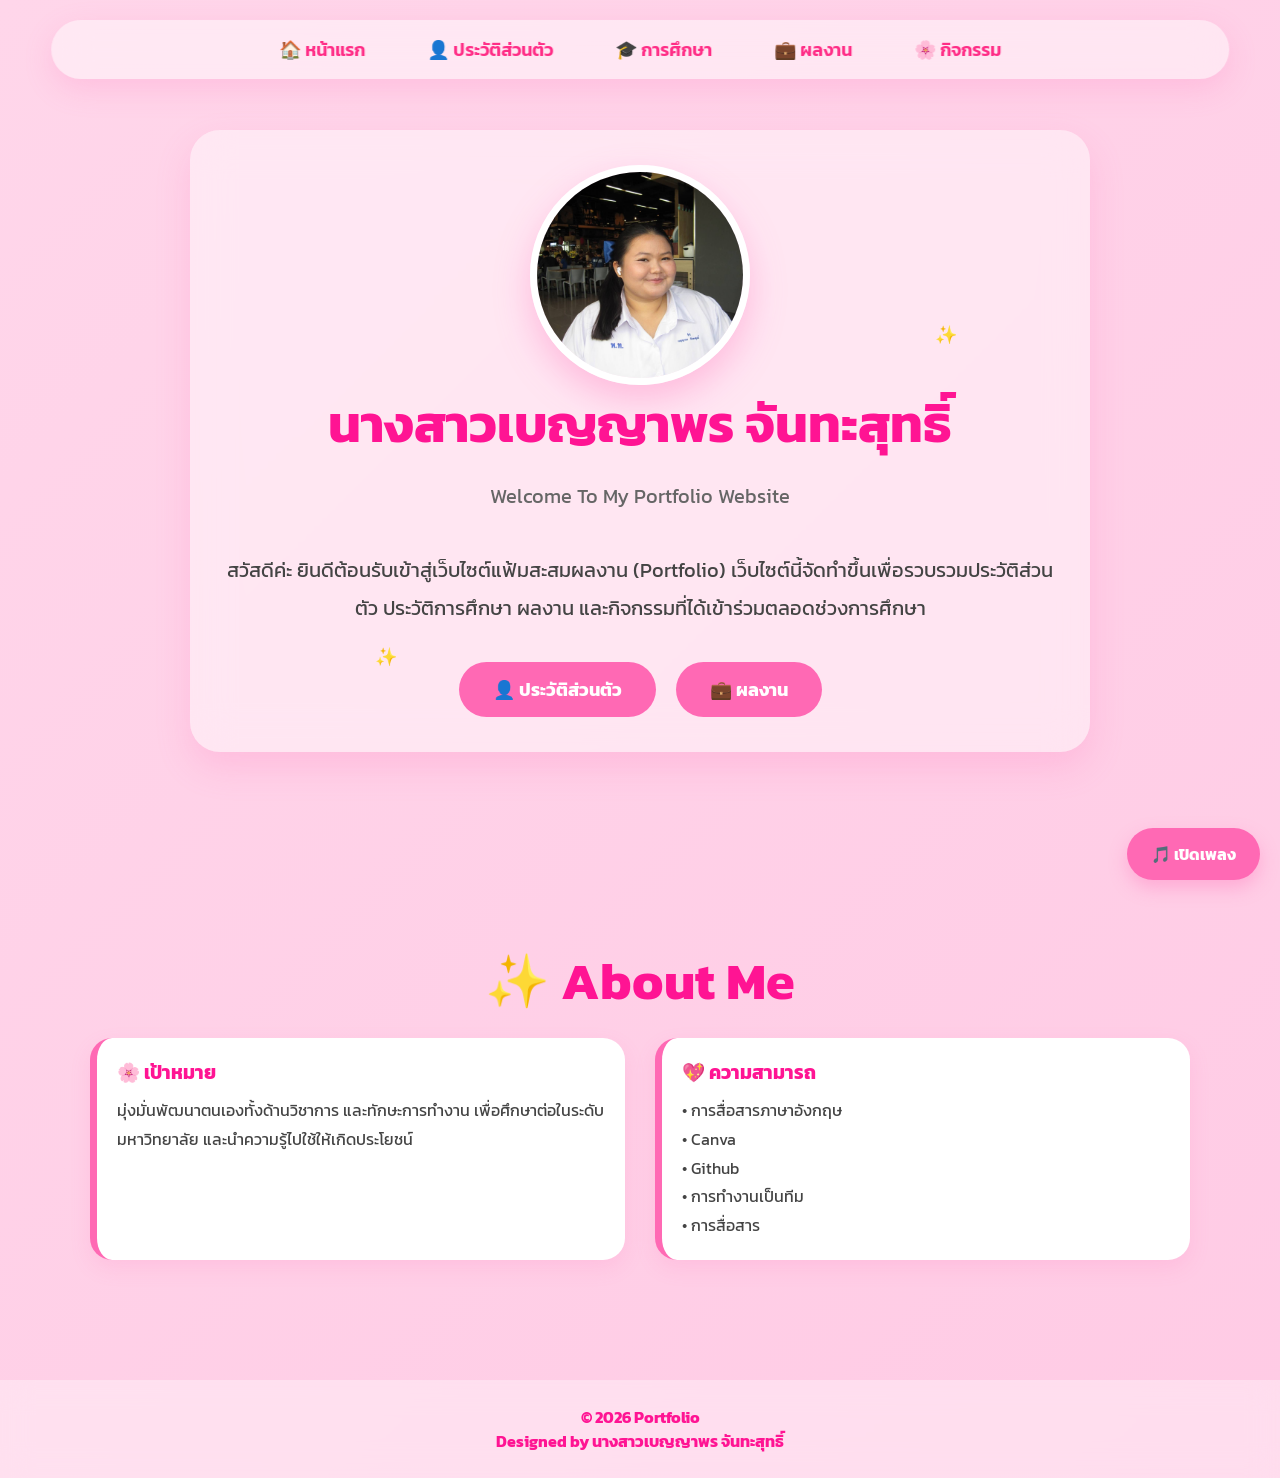
<file: index.html>
<!DOCTYPE html>
<html lang="th">
<head>

<meta charset="UTF-8">
<meta name="viewport" content="width=device-width, initial-scale=1.0">

<title>Portfolio | เบญญาพร จันทะสุทธิ์</title>

<link rel="stylesheet" href="css/style.css">

</head>

<body>

<!-- ================= MENU ================= -->

<nav>

<ul>

<li><a href="index.html">🏠 หน้าแรก</a></li>

<li><a href="profile.html">👤 ประวัติส่วนตัว</a></li>

<li><a href="education.html">🎓 การศึกษา</a></li>

<li><a href="portfolio.html">💼 ผลงาน</a></li>

<li><a href="activities.html">🌸 กิจกรรม</a></li>

</ul>

</nav>

<!-- ================= HERO ================= -->

<section>

<div class="card fade" style="max-width:900px;margin:auto;text-align:center;">

<img src="images/IMG_1102.jpeg" class="profile">

<h1 class="title">

นางสาวเบญญาพร จันทะสุทธิ์

</h1>

<p class="subtitle">

Welcome To My Portfolio Website

</p>

<p style="font-size:20px;line-height:1.9;">

สวัสดีค่ะ ยินดีต้อนรับเข้าสู่เว็บไซต์แฟ้มสะสมผลงาน (Portfolio)
เว็บไซต์นี้จัดทำขึ้นเพื่อรวบรวมประวัติส่วนตัว ประวัติการศึกษา
ผลงาน และกิจกรรมที่ได้เข้าร่วมตลอดช่วงการศึกษา

</p>

<div class="button-group">

<a href="profile.html" class="btn">

👤 ประวัติส่วนตัว

</a>

<a href="portfolio.html" class="btn">

💼 ผลงาน

</a>

</div>

</div>

</section>

<!-- ================= ABOUT ================= -->

<section>

<h1 class="title">

✨ About Me

</h1>

<div class="grid-2" style="max-width:1100px;margin:auto;">

<div class="info-box">

<h3>🌸 เป้าหมาย</h3>

<p>

มุ่งมั่นพัฒนาตนเองทั้งด้านวิชาการ
และทักษะการทำงาน
เพื่อศึกษาต่อในระดับมหาวิทยาลัย
และนำความรู้ไปใช้ให้เกิดประโยชน์

</p>

</div>

<div class="info-box">

<h3>💖 ความสามารถ</h3>

<p>

• การสื่อสารภาษาอังกฤษ

<br>

• Canva

<br>

• Github

<br>

• การทำงานเป็นทีม

<br>

• การสื่อสาร

</p>

</div>

</div>

</section>

<!-- ================= FOOTER ================= -->

<footer>

© 2026 Portfolio 

<br>

Designed by

<strong>

นางสาวเบญญาพร จันทะสุทธิ์

</strong>

</footer>

<!-- ================= MUSIC ================= -->

<button id="music-toggle" class="music-btn">

🎵 เปิดเพลง

</button>

<audio id="bg-music" loop>

<source src="music/เพลง.mp3" type="audio/mpeg">

</audio>

<!-- ================= EFFECT ================= -->

<div id="sakura-container"></div>

<div id="sparkle-container"></div>

<div id="heart-container"></div>

<script src="js/script.js"></script>

</body>

</html>
</file>
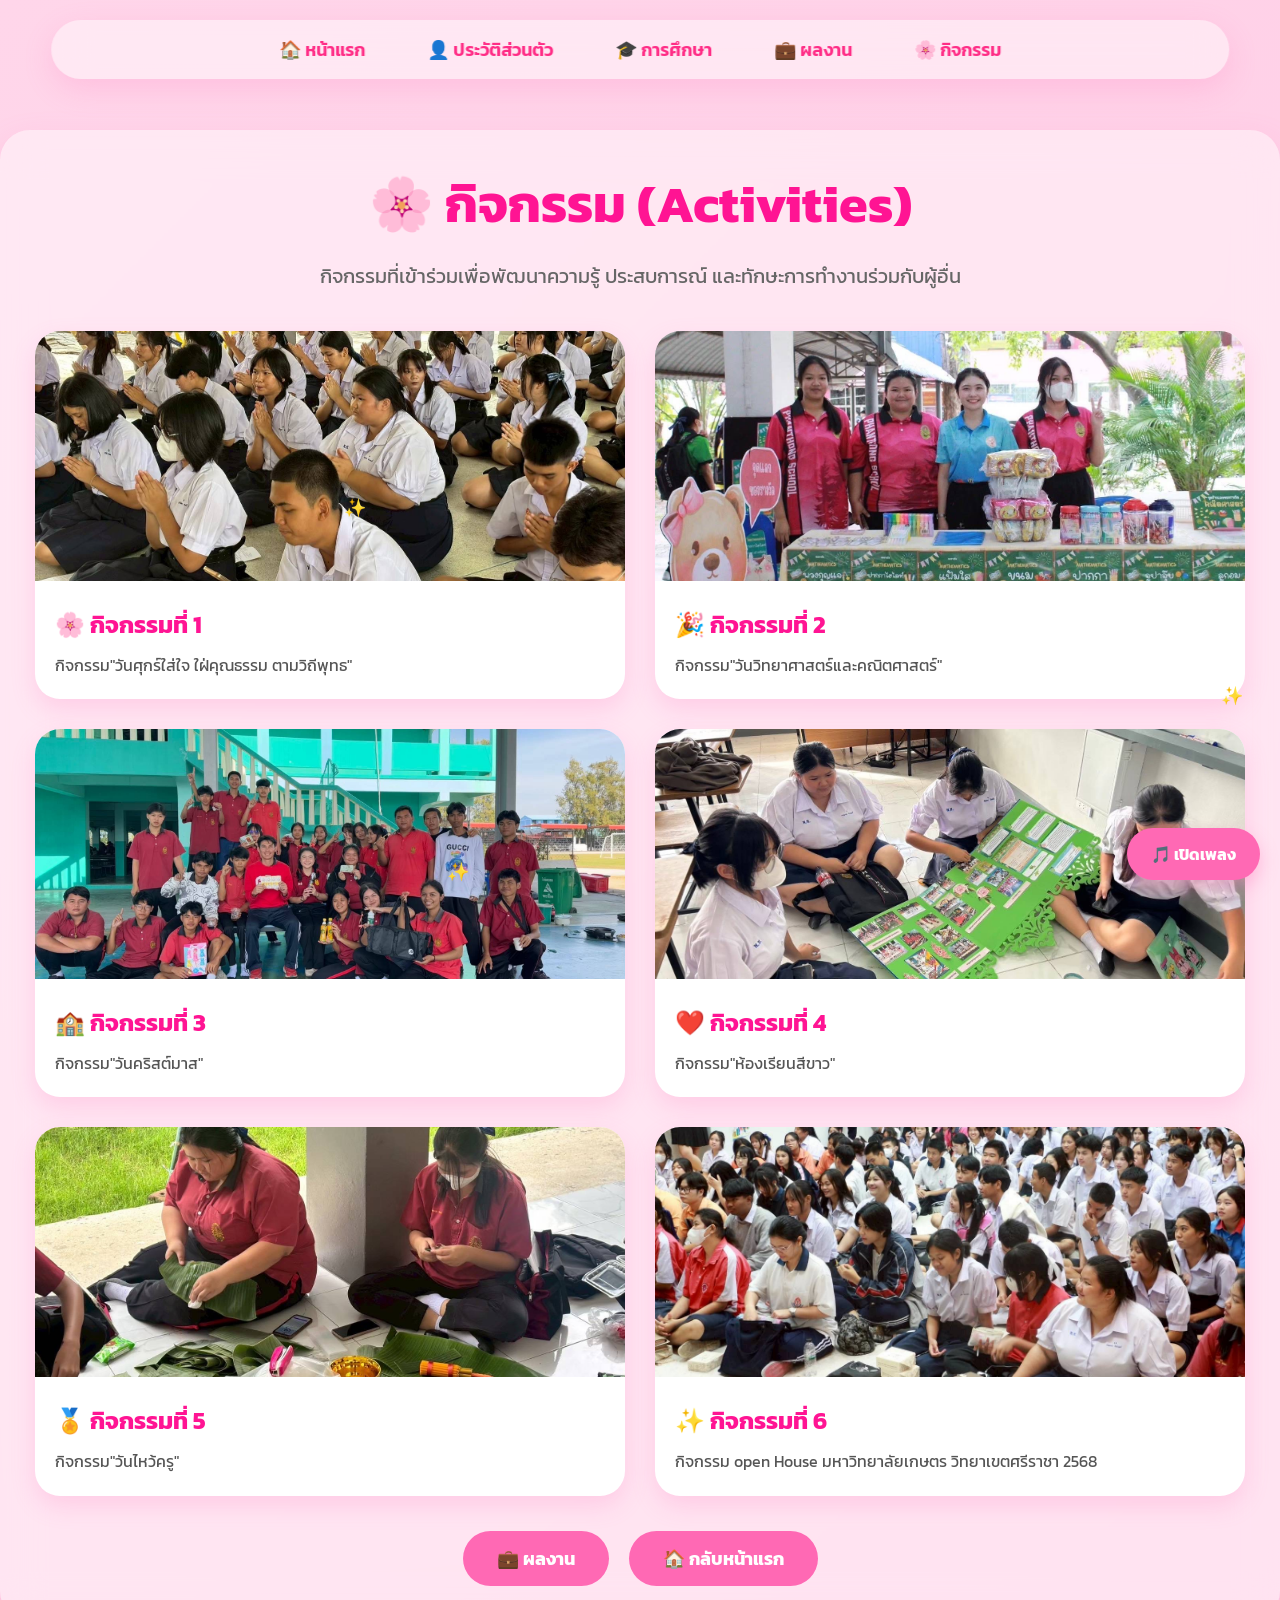
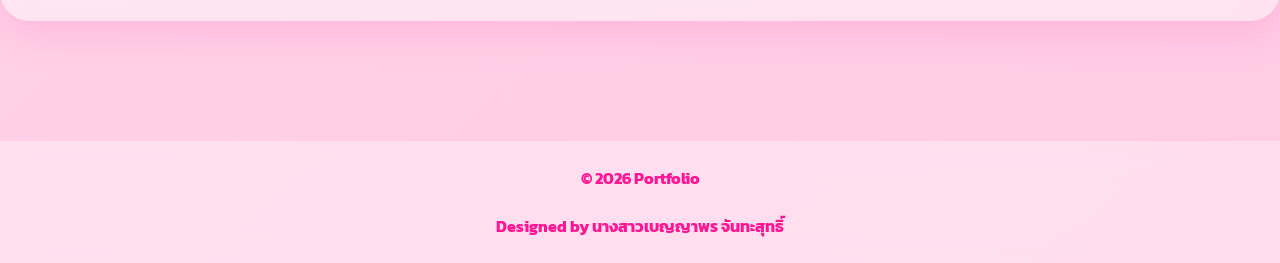
<file: activities.html>
<!DOCTYPE html>
<html lang="th">
<head>

<meta charset="UTF-8">
<meta name="viewport" content="width=device-width, initial-scale=1.0">

<title>กิจกรรม</title>

<link rel="stylesheet" href="css/style.css">

</head>

<body>

<!-- ================= เมนู ================= -->

<nav>

<ul>

<li><a href="index.html">🏠 หน้าแรก</a></li>

<li><a href="profile.html">👤 ประวัติส่วนตัว</a></li>

<li><a href="education.html">🎓 การศึกษา</a></li>

<li><a href="portfolio.html">💼 ผลงาน</a></li>

<li><a href="activities.html">🌸 กิจกรรม</a></li>

</ul>

</nav>

<section>

<div class="card fade" style="max-width:1300px;margin:auto;">

<h1 class="title">

🌸 กิจกรรม (Activities)

</h1>

<p class="subtitle">

กิจกรรมที่เข้าร่วมเพื่อพัฒนาความรู้ ประสบการณ์ และทักษะการทำงานร่วมกับผู้อื่น

</p>

<div class="grid-2">

<!-- กิจกรรม 1 -->

<div class="image-card">

<img src="images/IMG_1080.jpeg">

<div class="image-content">

<h2>🌸 กิจกรรมที่ 1</h2>

<p>

กิจกรรม"วันศุกร์ใส่ใจ ใฝ่คุณธรรม ตามวิถีพุทธ"

</p>

</div>

</div>

<!-- กิจกรรม 2 -->

<div class="image-card">

<img src="images/IMG_1083.jpeg">

<div class="image-content">

<h2>🎉 กิจกรรมที่ 2</h2>

<p>

กิจกรรม"วันวิทยาศาสตร์และคณิตศาสตร์"

</p>

</div>

</div>

<!-- กิจกรรม 3 -->

<div class="image-card">

<img src="images/IMG_1091.jpeg">

<div class="image-content">

<h2>🏫 กิจกรรมที่ 3</h2>

<p>

กิจกรรม"วันคริสต์มาส"

</p>

</div>

</div>

<!-- กิจกรรม 4 -->

<div class="image-card">

<img src="images/IMG_1092.jpeg">

<div class="image-content">

<h2>❤️ กิจกรรมที่ 4</h2>

<p>

กิจกรรม"ห้องเรียนสีขาว"

</p>

</div>

</div>

<!-- กิจกรรม 5 -->

<div class="image-card">

<img src="images/IMG_1093.jpeg">

<div class="image-content">

<h2>🏅 กิจกรรมที่ 5</h2>

<p>

กิจกรรม"วันไหว้ครู"

</p>

</div>

</div>

<!-- กิจกรรม 6 -->

<div class="image-card">

<img src="images/IMG_1094.jpeg">

<div class="image-content">

<h2>✨ กิจกรรมที่ 6</h2>

<p>
กิจกรรม open House มหาวิทยาลัยเกษตร วิทยาเขตศรีราชา 2568

</p>

</div>

</div>

</div>
<!-- ================= ปุ่ม ================= -->

<div class="button-group">

<a href="portfolio.html" class="btn">

💼 ผลงาน

</a>

<a href="index.html" class="btn">

🏠 กลับหน้าแรก

</a>

</div>

</div>

</section>

<!-- ================= Footer ================= -->

<footer>

© 2026 Portfolio 

<br><br>

Designed by

<strong>

นางสาวเบญญาพร จันทะสุทธิ์

</strong>

</footer>

<!-- ================= เพลง ================= -->

<button id="music-toggle" class="music-btn">

🎵 เปิดเพลง

</button>

<audio id="bg-music" loop>

<source src="music/เพลง.mp3" type="audio/mpeg">

</audio>

<!-- ================= เอฟเฟกต์ ================= -->

<div id="sakura-container"></div>

<div id="sparkle-container"></div>

<div id="heart-container"></div>

<script src="js/script.js"></script>

</body>
</html>
</file>
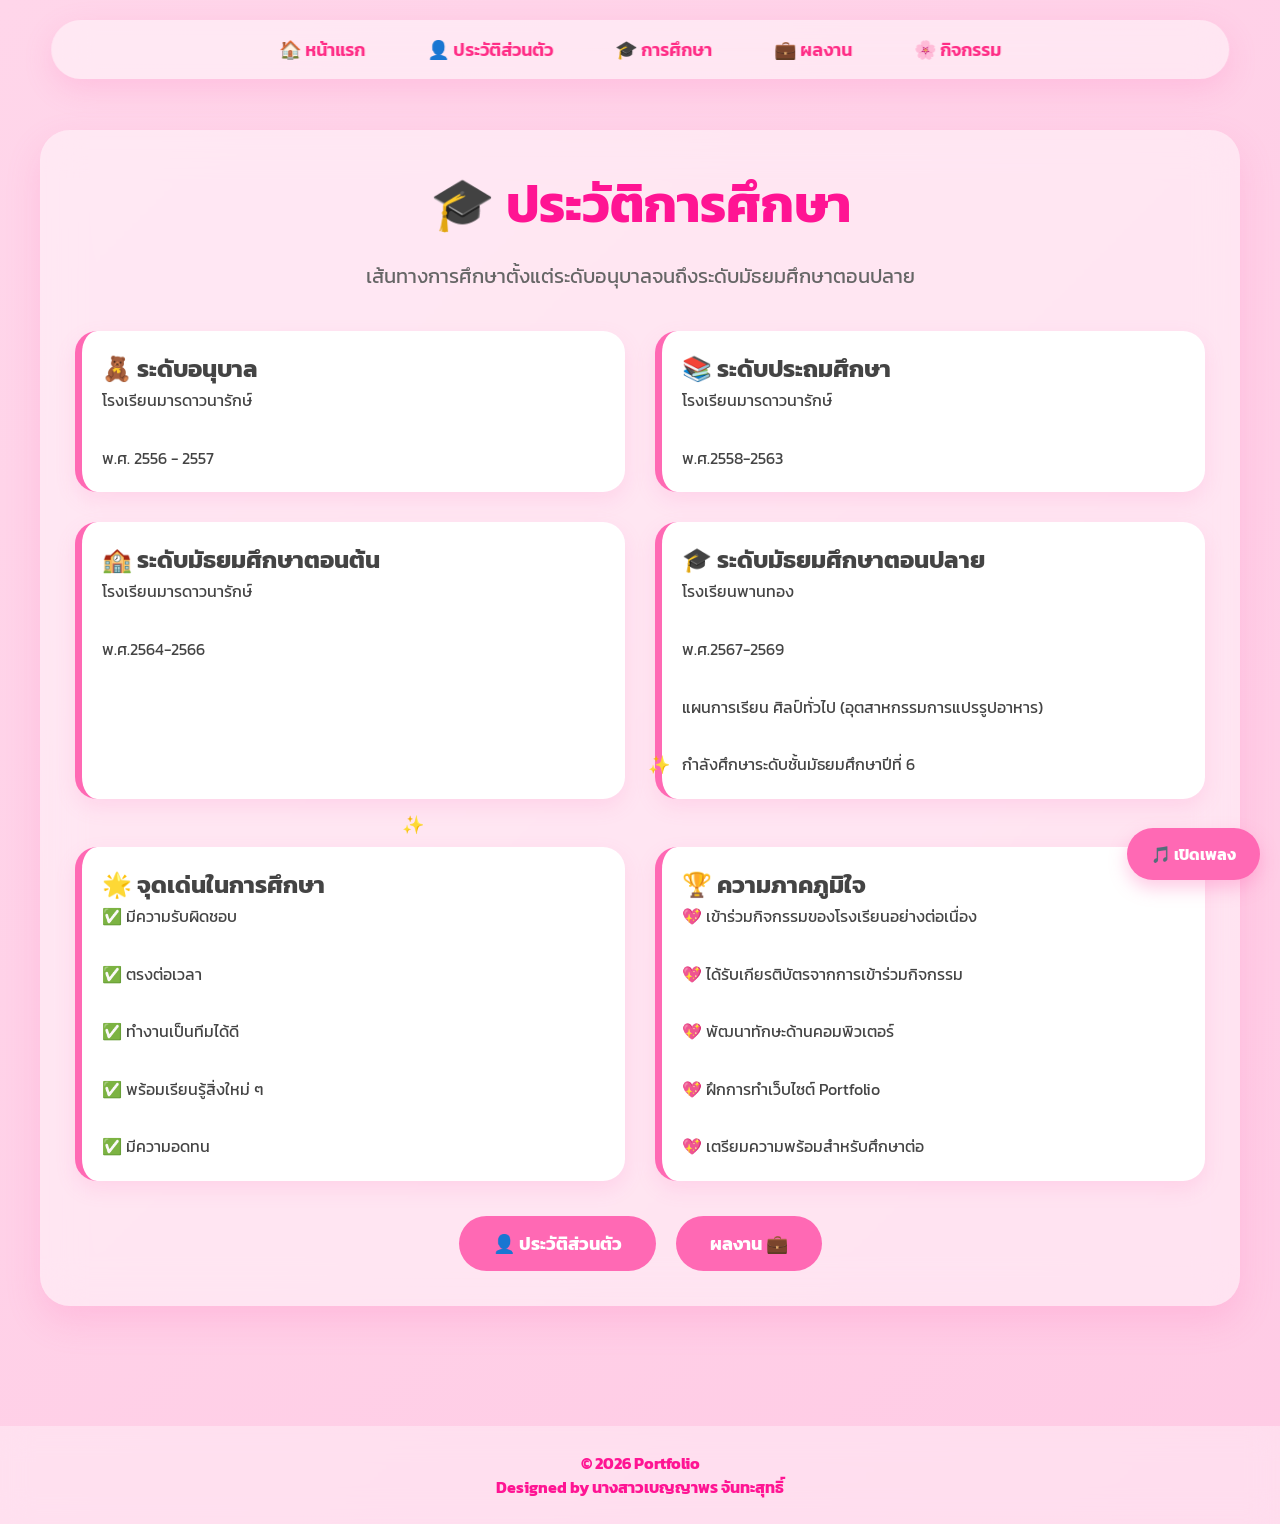
<file: education.html>
<!DOCTYPE html>
<html lang="th">
<head>

<meta charset="UTF-8">
<meta name="viewport" content="width=device-width, initial-scale=1.0">

<title>ประวัติการศึกษา</title>

<link rel="stylesheet" href="css/style.css">

</head>

<body>

<!-- ================= เมนู ================= -->

<nav>

<ul>

<li><a href="index.html">🏠 หน้าแรก</a></li>
<li><a href="profile.html">👤 ประวัติส่วนตัว</a></li>
<li><a href="education.html">🎓 การศึกษา</a></li>
<li><a href="portfolio.html">💼 ผลงาน</a></li>
<li><a href="activities.html">🌸 กิจกรรม</a></li>

</ul>

</nav>

<section>

<div class="card fade" style="max-width:1200px;margin:auto;">

<h1 class="title">

🎓 ประวัติการศึกษา

</h1>

<p class="subtitle">

เส้นทางการศึกษาตั้งแต่ระดับอนุบาลจนถึงระดับมัธยมศึกษาตอนปลาย

</p>

<div class="grid-2">

<div class="info-box">

<h2>🧸 ระดับอนุบาล</h2>

<p>

โรงเรียนมารดาวนารักษ์

<br><br>

พ.ศ. 2556 - 2557


</p>

</div>

<div class="info-box">

<h2>📚 ระดับประถมศึกษา</h2>

<p>

โรงเรียนมารดาวนารักษ์

<br><br>

พ.ศ.2558-2563

</p>

</div>

<div class="info-box">

<h2>🏫 ระดับมัธยมศึกษาตอนต้น</h2>

<p>

โรงเรียนมารดาวนารักษ์

<br><br>

พ.ศ.2564-2566

</p>

</div>

<div class="info-box">

<h2>🎓 ระดับมัธยมศึกษาตอนปลาย</h2>

<p>

โรงเรียนพานทอง
<br><br>

พ.ศ.2567-2569

<br><br>

แผนการเรียน

ศิลป์ทั่วไป
(อุตสาหกรรมการแปรรูปอาหาร)

<br><br>

กำลังศึกษาระดับชั้นมัธยมศึกษาปีที่ 6

</p>

</div>

</div>
<!-- ================= จุดเด่น ================= -->

<br><br>

<div class="grid-2">

<div class="info-box">

<h2>🌟 จุดเด่นในการศึกษา</h2>

<p>

✅ มีความรับผิดชอบ

<br><br>

✅ ตรงต่อเวลา

<br><br>

✅ ทำงานเป็นทีมได้ดี

<br><br>

✅ พร้อมเรียนรู้สิ่งใหม่ ๆ

<br><br>

✅ มีความอดทน

</p>

</div>

<div class="info-box">

<h2>🏆 ความภาคภูมิใจ</h2>

<p>

💖 เข้าร่วมกิจกรรมของโรงเรียนอย่างต่อเนื่อง

<br><br>

💖 ได้รับเกียรติบัตรจากการเข้าร่วมกิจกรรม

<br><br>

💖 พัฒนาทักษะด้านคอมพิวเตอร์

<br><br>

💖 ฝึกการทำเว็บไซต์ Portfolio

<br><br>

💖 เตรียมความพร้อมสำหรับศึกษาต่อ

</p>

</div>

</div>

<!-- ================= ปุ่ม ================= -->

<div class="button-group">

<a href="profile.html" class="btn">

👤 ประวัติส่วนตัว

</a>

<a href="portfolio.html" class="btn">

ผลงาน 💼

</a>

</div>

</div>

</section>

<!-- ================= Footer ================= -->

<footer>

© 2026 Portfolio 

<br>

Designed by

<strong>

นางสาวเบญญาพร จันทะสุทธิ์

</strong>

</footer>

<!-- ================= เพลง ================= -->

<button id="music-toggle" class="music-btn">

🎵 เปิดเพลง

</button>

<audio id="bg-music" loop>

<source src="music/เพลง.mp3" type="audio/mpeg">

</audio>

<!-- ================= เอฟเฟกต์ ================= -->

<div id="sakura-container"></div>

<div id="sparkle-container"></div>

<div id="heart-container"></div>

<script src="js/script.js"></script>

</body>
</html>
</file>
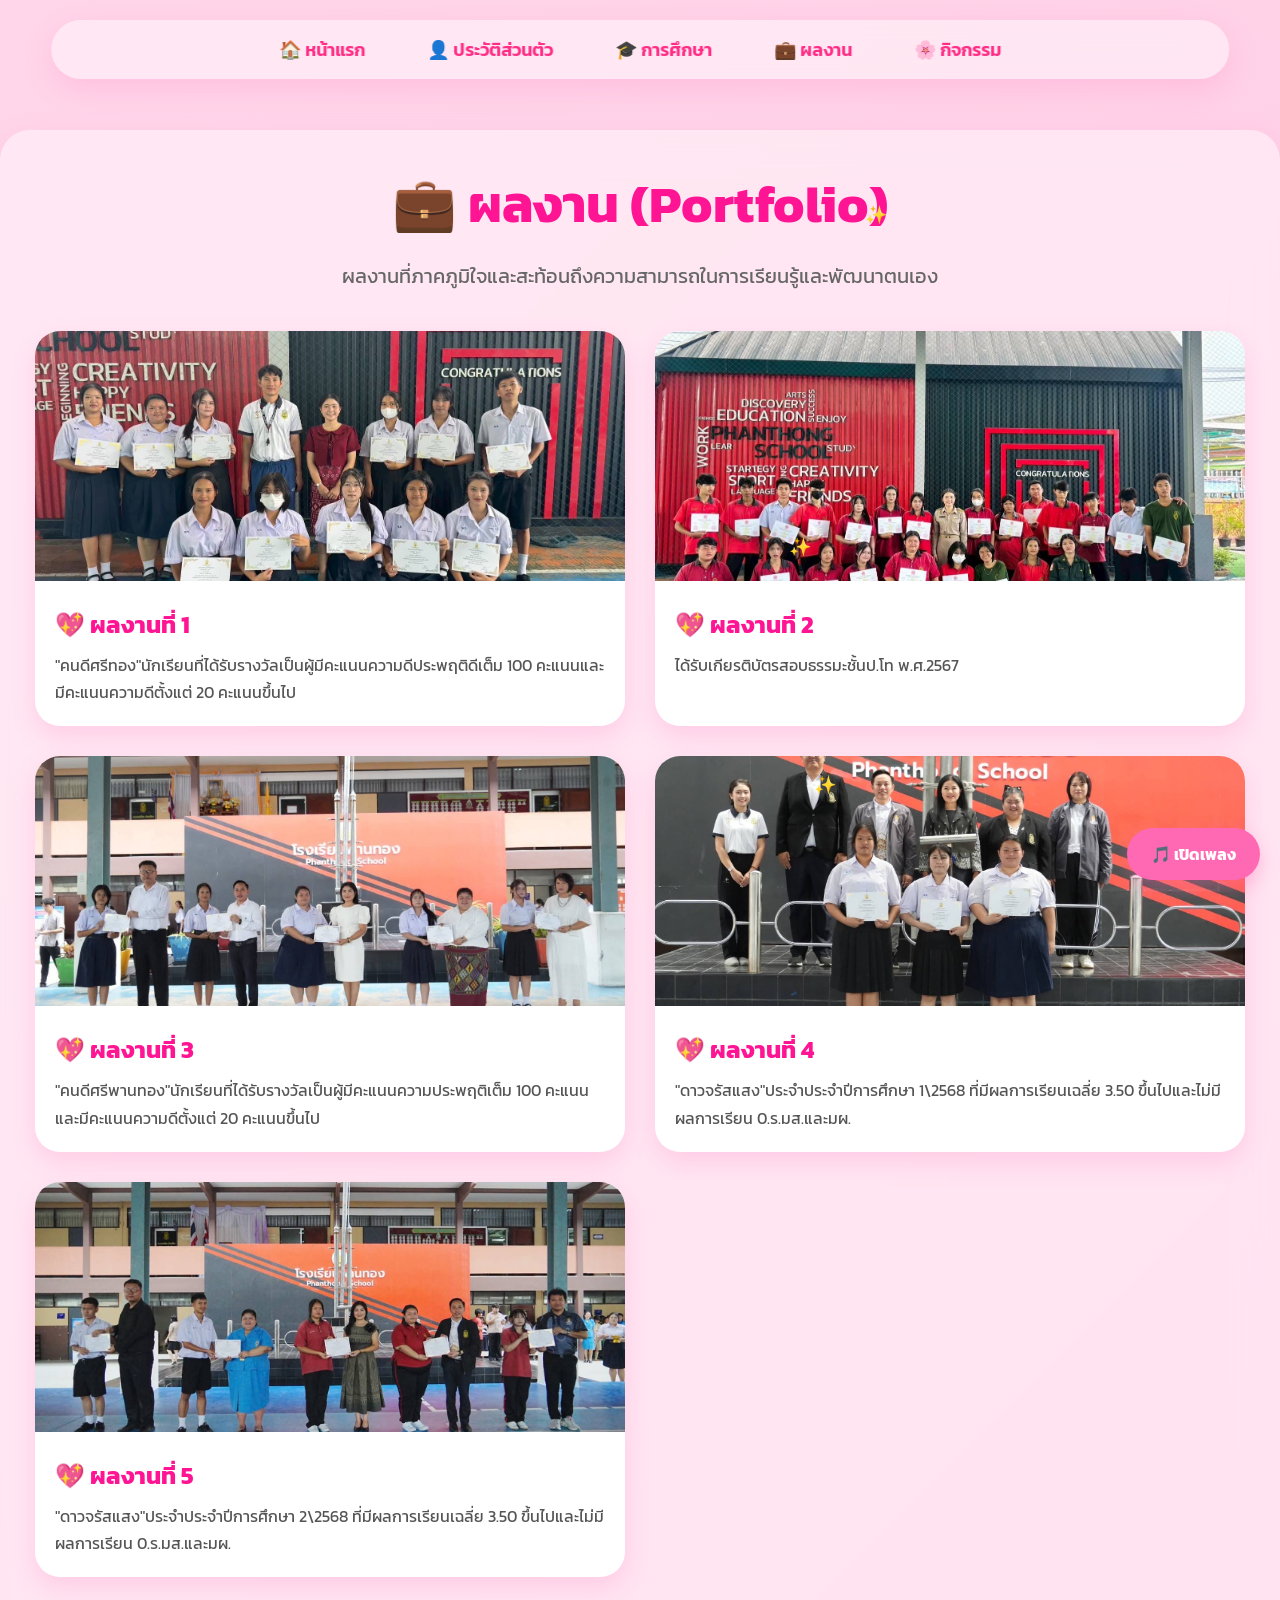
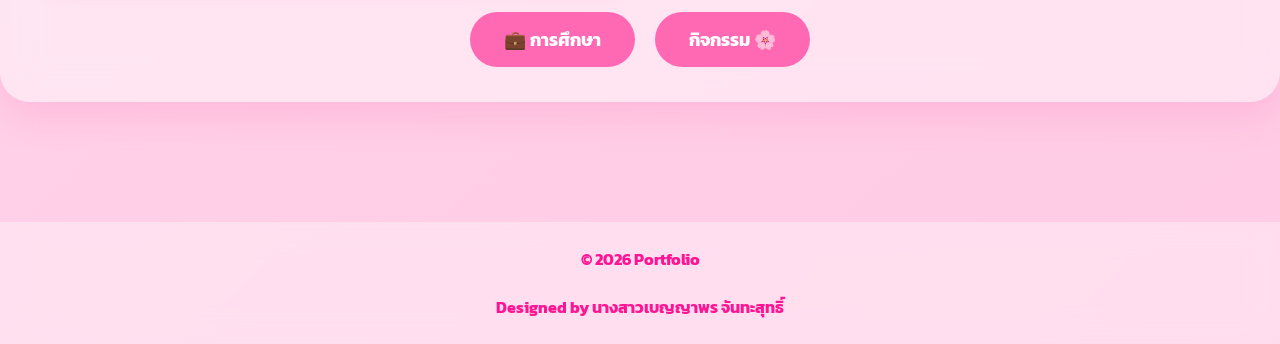
<file: portfolio.html>
<!DOCTYPE html>
<html lang="th">
<head>

<meta charset="UTF-8">
<meta name="viewport" content="width=device-width, initial-scale=1.0">

<title>ผลงาน</title>

<link rel="stylesheet" href="css/style.css">

</head>

<body>

<!-- ================= เมนู ================= -->

<nav>

<ul>

<li><a href="index.html">🏠 หน้าแรก</a></li>
<li><a href="profile.html">👤 ประวัติส่วนตัว</a></li>
<li><a href="education.html">🎓 การศึกษา</a></li>
<li><a href="portfolio.html">💼 ผลงาน</a></li>
<li><a href="activities.html">🌸 กิจกรรม</a></li>

</ul>

</nav>

<section>

<div class="card fade" style="max-width:1300px;margin:auto;">

<h1 class="title">

💼 ผลงาน (Portfolio)

</h1>

<p class="subtitle">

ผลงานที่ภาคภูมิใจและสะท้อนถึงความสามารถในการเรียนรู้และพัฒนาตนเอง

</p>

<div class="grid-2">

<div class="image-card">

<img src="images/IMG_1079.jpeg" alt="">

<div class="image-content">

<h2>💖 ผลงานที่ 1</h2>

<p>
"คนดีศรีทอง"นักเรียนที่ได้รับรางวัลเป็นผู้มีคะแนนความดีประพฤติดีเต็ม 100 คะแนนและมีคะแนนความดีตั้งแต่ 20 คะแนนขึ้นไป

</p>

</div>

</div>

<div class="image-card">

<img src="images/IMG_1081.jpeg" alt="">

<div class="image-content">

<h2>💖 ผลงานที่ 2</h2>

<p>

ได้รับเกียรติบัตรสอบธรรมะชั้นป.โท พ.ศ.2567

</p>

</div>

</div>

<div class="image-card">

<img src="images/IMG_1085.jpeg" alt="">

<div class="image-content">

<h2>💖 ผลงานที่ 3</h2>

<p>

"คนดีศรีพานทอง"นักเรียนที่ได้รับรางวัลเป็นผู้มีคะแนนความประพฤติเต็ม 100 คะแนนและมีคะแนนความดีตั้งแต่ 20 คะแนนขึ้นไป

</p>

</div>

</div>

<div class="image-card">

<img src="images/IMG_1086.jpeg" alt="">

<div class="image-content">

<h2>💖 ผลงานที่ 4</h2>

<p>

"ดาวจรัสแสง"ประจำประจำปีการศึกษา 1\2568 ที่มีผลการเรียนเฉลี่ย 3.50 ขึ้นไปและไม่มีผลการเรียน 0.ร.มส.และมผ.

</p>

</div>

</div>

<div class="image-card">

<img src="images/IMG_1087.jpeg" alt="">

<div class="image-content">

<h2>💖 ผลงานที่ 5</h2>

<p>
"ดาวจรัสแสง"ประจำประจำปีการศึกษา 2\2568 ที่มีผลการเรียนเฉลี่ย 3.50 ขึ้นไปและไม่มีผลการเรียน 0.ร.มส.และมผ.

</p>

</div> <!-- image-content -->
</div> <!-- image-card -->

</div> <!-- grid-2 -->

<div class="button-group">

<a href="education.html" class="btn">
💼 การศึกษา
</a>

<a href="activities.html" class="btn">
กิจกรรม 🌸
</a>

</div>

</div> <!-- card -->

</section>
</div>


</section>

<!-- ================= Footer ================= -->

<footer>

© 2026 Portfolio 

<br><br>

Designed by

<strong>

นางสาวเบญญาพร จันทะสุทธิ์

</strong>

</footer>

<!-- ================= เพลง ================= -->

<button id="music-toggle" class="music-btn">

🎵 เปิดเพลง

</button>

<audio id="bg-music" loop>

<source src="music/เพลง.mp3" type="audio/mpeg">

</audio>

<!-- ================= เอฟเฟกต์ ================= -->

<div id="sakura-container"></div>

<div id="sparkle-container"></div>

<div id="heart-container"></div>

<script src="js/script.js"></script>

</body>
</html>
</file>
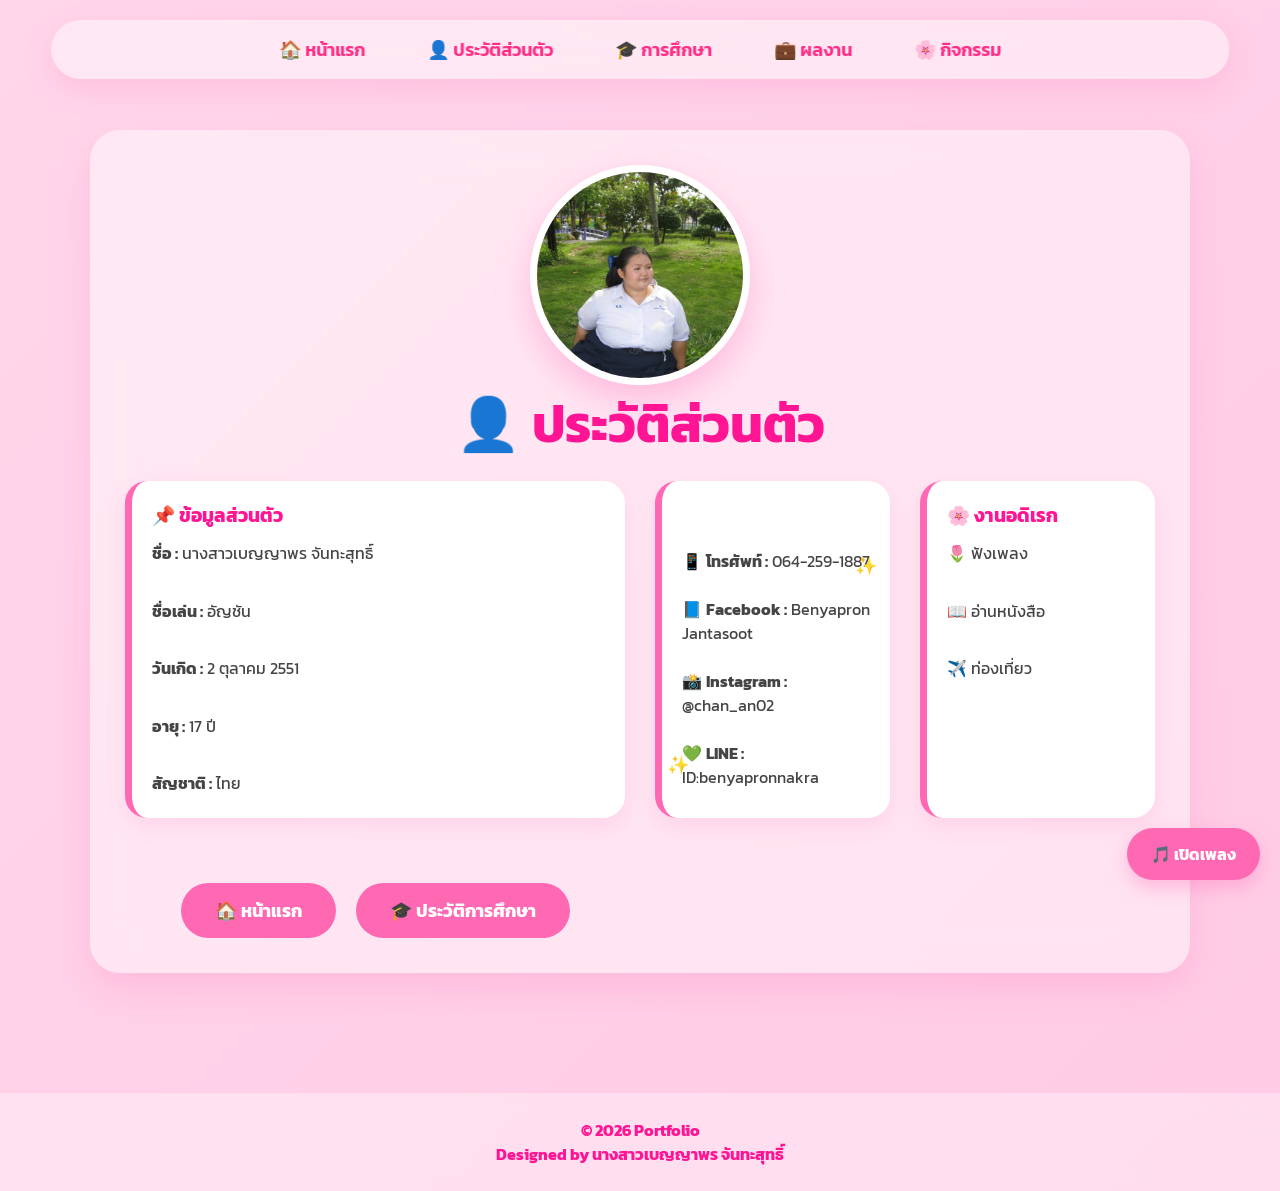
<file: profile.html>
<!DOCTYPE html>
<html lang="th">
<head>

<meta charset="UTF-8">
<meta name="viewport" content="width=device-width, initial-scale=1.0">

<title>ประวัติส่วนตัว</title>

<link rel="stylesheet" href="css/style.css">

</head>

<body>

<!-- ================= เมนู ================= -->

<nav>

<ul>

<li><a href="index.html">🏠 หน้าแรก</a></li>
<li><a href="profile.html">👤 ประวัติส่วนตัว</a></li>
<li><a href="education.html">🎓 การศึกษา</a></li>
<li><a href="portfolio.html">💼 ผลงาน</a></li>
<li><a href="activities.html">🌸 กิจกรรม</a></li>

</ul>

</nav>

<!-- ================= โปรไฟล์ ================= -->

<section>

<div class="card fade" style="max-width:1100px;margin:auto;">

<img src="images/IMG_1105.jpeg" class="profile" alt="Profile">

<h1 class="title">
👤 ประวัติส่วนตัว
</h1>

<div class="grid-2">

<div class="info-box">

<h3>📌 ข้อมูลส่วนตัว</h3>

<p>

<b>ชื่อ :</b> นางสาวเบญญาพร จันทะสุทธิ์

<br><br>

<b>ชื่อเล่น :</b> อัญชัน

<br><br>

<b>วันเกิด :</b> 2 ตุลาคม 2551

<br><br>

<b>อายุ :</b> 17 ปี

<br><br>

<b>สัญชาติ :</b> ไทย

</p>

</div>
<div class="grid-2">

<div class="info-box">

<br><br>

📱 <b>โทรศัพท์ :</b>

064-259-1887

<br><br>

📘 <b>Facebook :</b>

Benyapron Jantasoot

<br><br>

📸 <b>Instagram :</b>

@chan_an02

<br><br>

💚 <b>LINE :</b>

ID:benyapronnakra

</p>

</div>

<div class="info-box">

<h3>🌸 งานอดิเรก</h3>

<p>

🌷 ฟังเพลง

<br><br>

📖 อ่านหนังสือ

<br><br>


✈️ ท่องเที่ยว

</p>

</div>

</div>

<div class="button-group">

<a href="index.html" class="btn">

🏠 หน้าแรก

</a>

<a href="education.html" class="btn">

🎓 ประวัติการศึกษา

</a>

</div>

</div>

</section>

<footer>

© 2026 Portfolio 

<br>

Designed by

<strong>

นางสาวเบญญาพร จันทะสุทธิ์

</strong>

</footer>

<!-- ===== เพลง ===== -->

<button id="music-toggle" class="music-btn">

🎵 เปิดเพลง

</button>

<audio id="bg-music" loop>

<source src="music/เพลง.mp3" type="audio/mpeg">

</audio>

<!-- ===== เอฟเฟกต์ ===== -->

<div id="sakura-container"></div>

<div id="sparkle-container"></div>

<div id="heart-container"></div>

<script src="js/script.js"></script>

</body>
</html>
</file>
<file: css/style.css>
/* ===========================
   Portfolio Website
   By ChatGPT
=========================== */

@import url('https://fonts.googleapis.com/css2?family=Kanit:wght@300;400;500;700&display=swap');

*{
    margin:0;
    padding:0;
    box-sizing:border-box;
    font-family:'Kanit',sans-serif;
}

html{
    scroll-behavior:smooth;
}

body{
    background:linear-gradient(135deg,#ffd6ea,#ffc7e3,#ffb6d5,#ffe8f5);
    background-size:400% 400%;
    animation:bgMove 12s ease infinite;
    overflow-x:hidden;
    min-height:100vh;
    color:#444;
}

@keyframes bgMove{

0%{
background-position:0% 50%;
}

50%{
background-position:100% 50%;
}

100%{
background-position:0% 50%;
}

}

/* ================= MENU ================= */

nav{
    position:fixed;
    top:20px;
    left:50%;
    transform:translateX(-50%);
    width:92%;
    max-width:1200px;
    z-index:999;
}

nav ul{

display:flex;
justify-content:center;
align-items:center;
gap:18px;
list-style:none;

padding:16px 28px;

background:rgba(255,255,255,.45);

backdrop-filter:blur(18px);

border-radius:60px;

box-shadow:0 10px 30px rgba(255,105,180,.20);

flex-wrap:wrap;

}

nav ul li a{

text-decoration:none;

color:#ff2d86;

font-weight:600;

font-size:18px;

padding:12px 22px;

border-radius:30px;

transition:.35s;

}

nav ul li a:hover{

background:#ff69b4;

color:white;

transform:translateY(-3px);

}

/* ================= SECTION ================= */

section{

padding-top:130px;

padding-bottom:60px;

}

/* ================= CARD ================= */

.card{

background:rgba(255,255,255,.45);

backdrop-filter:blur(20px);

border-radius:30px;

box-shadow:0 15px 35px rgba(255,105,180,.20);

padding:35px;

transition:.35s;

}

.card:hover{

transform:translateY(-8px);

}

/* ================= TITLE ================= */

.title{

text-align:center;

font-size:52px;

color:#ff1493;

margin-bottom:18px;

}

.subtitle{

text-align:center;

font-size:20px;

color:#666;

margin-bottom:40px;

}

/* ================= PROFILE ================= */

.profile{

display:block;

width:220px;

height:220px;

margin:auto;

border-radius:50%;

object-fit:cover;

border:7px solid white;

box-shadow:0 15px 35px rgba(255,105,180,.35);

transition:.4s;

}

.profile:hover{

transform:scale(1.05);

}

/* ================= BUTTON ================= */

.btn{

display:inline-block;

background:#ff69b4;

color:white;

padding:14px 34px;

border-radius:40px;

text-decoration:none;

font-size:18px;

font-weight:bold;

transition:.35s;

}

.btn:hover{

background:#ff1493;

transform:scale(1.08);

}

.button-group{

display:flex;

justify-content:center;

gap:20px;

margin-top:35px;

flex-wrap:wrap;

}

/* ================= GRID ================= */

.grid-2{

display:grid;

grid-template-columns:repeat(2,1fr);

gap:30px;

}

.grid-3{

display:grid;

grid-template-columns:repeat(3,1fr);

gap:25px;

}

.info-box{

background:white;

padding:20px;

border-radius:22px;

box-shadow:0 8px 20px rgba(255,105,180,.15);

border-left:7px solid #ff69b4;

}

.info-box h3{

color:#ff1493;

margin-bottom:10px;

}

.info-box p{

line-height:1.8;

}

/* ================= IMAGE CARD ================= */

.image-card{

background:white;

border-radius:25px;

overflow:hidden;

box-shadow:0 10px 25px rgba(255,105,180,.20);

transition:.35s;

}

.image-card:hover{

transform:translateY(-10px);

}

.image-card img{

width:100%;

height:250px;

object-fit:cover;

transition:.4s;

}

.image-card:hover img{

transform:scale(1.05);

}

.image-content{

padding:20px;

}

.image-content h2{

color:#ff1493;

margin-bottom:10px;

}

.image-content p{

line-height:1.7;

color:#555;

}
/* ================= เอฟเฟกต์ ================= */

#sakura-container,
#sparkle-container,
#heart-container{
    position:fixed;
    top:0;
    left:0;
    width:100%;
    height:100%;
    pointer-events:none;
    overflow:hidden;
    z-index:1;
}

/* ซากุระ */

.sakura{
    position:absolute;
    top:-50px;
    font-size:24px;
    animation:fall linear infinite;
    opacity:.9;
}

@keyframes fall{

0%{
transform:translateY(-60px) translateX(0) rotate(0deg);
opacity:0;
}

10%{
opacity:1;
}

100%{
transform:translateY(110vh) translateX(120px) rotate(360deg);
opacity:0;
}

}

/* วิ้ง */

.sparkle{

position:absolute;

font-size:18px;

animation:twinkle 2s infinite;

}

@keyframes twinkle{

0%,100%{

opacity:0;

transform:scale(.5);

}

50%{

opacity:1;

transform:scale(1.3);

}

}

/* หัวใจ */

.heart{

position:absolute;

bottom:-50px;

font-size:28px;

color:#ff69b4;

animation:floatUp linear infinite;

opacity:.9;

}

@keyframes floatUp{

0%{

transform:translateY(0);

opacity:0;

}

10%{

opacity:1;

}

100%{

transform:translateY(-120vh) translateX(80px);

opacity:0;

}

}

/* ================= MUSIC ================= */

.music-btn{

position:fixed;

bottom:20px;

right:20px;

background:#ff69b4;

color:white;

border:none;

padding:14px 24px;

border-radius:40px;

font-size:16px;

font-weight:bold;

cursor:pointer;

box-shadow:0 8px 18px rgba(255,105,180,.35);

z-index:9999;

transition:.3s;

}

.music-btn:hover{

background:#ff1493;

transform:scale(1.08);

}

/* ================= FOOTER ================= */

footer{

margin-top:60px;

padding:25px;

text-align:center;

background:rgba(255,255,255,.35);

backdrop-filter:blur(15px);

color:#ff1493;

font-weight:bold;

}

/* ================= Animation ================= */

.fade{

animation:fade .8s ease;

}

@keyframes fade{

from{

opacity:0;

transform:translateY(25px);

}

to{

opacity:1;

transform:translateY(0);

}

}

/* ================= Responsive ================= */

@media(max-width:992px){

.grid-2{

grid-template-columns:1fr;

}

.grid-3{

grid-template-columns:repeat(2,1fr);

}

}

@media(max-width:768px){

nav{

top:10px;

width:96%;

}

nav ul{

gap:10px;

padding:15px;

}

nav ul li a{

font-size:15px;

padding:10px 14px;

}

section{

padding-top:120px;

}

.title{

font-size:36px;

}

.subtitle{

font-size:17px;

}

.profile{

width:170px;

height:170px;

}

.grid-3{

grid-template-columns:1fr;

}

.card{

padding:25px;

}

.button-group{

flex-direction:column;

align-items:center;

}

.btn{

width:230px;

text-align:center;

}

}

@media(max-width:480px){

.title{

font-size:30px;

}

.profile{

width:140px;

height:140px;

}

.music-btn{

right:10px;

bottom:10px;

padding:12px 18px;

font-size:14px;

}

}
</file>
